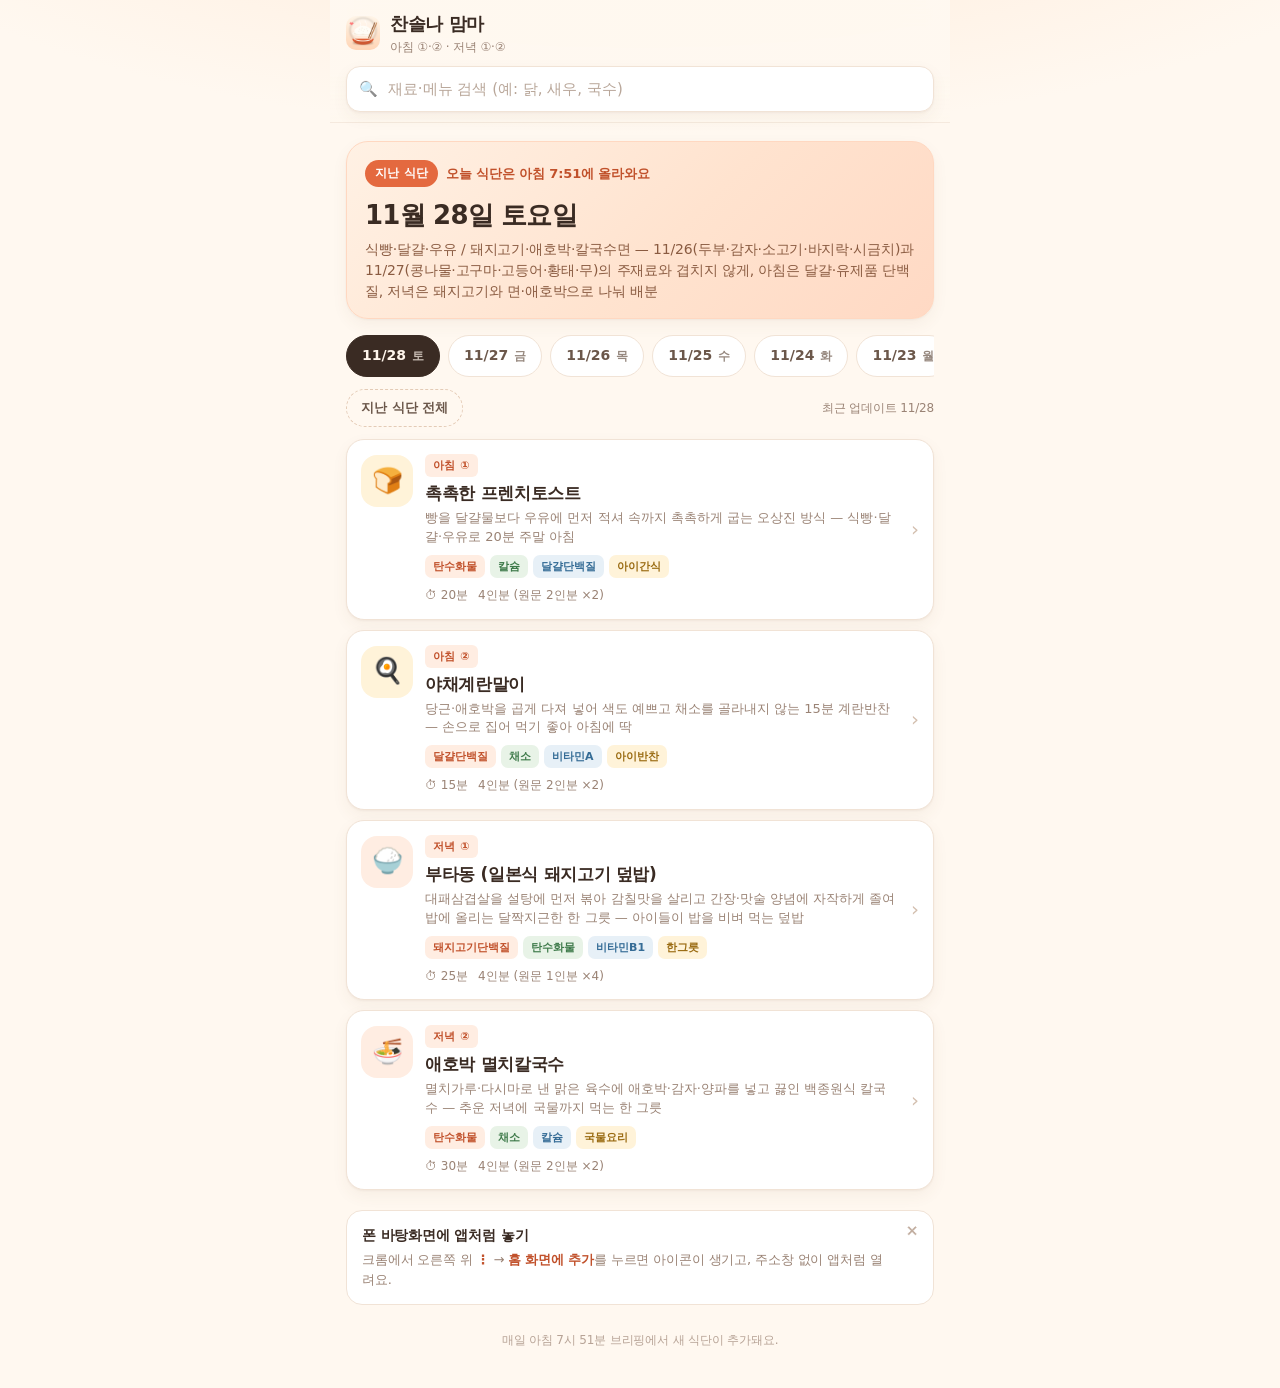
<file: index.html>
<!DOCTYPE html>
<html lang="ko">
<head>
<meta charset="utf-8">
<meta name="viewport" content="width=device-width, initial-scale=1, viewport-fit=cover">
<title>찬솔나 맘마</title>
<meta name="description" content="찬솔나 맘마 — 아이들과 함께 먹는 아침·저녁 식단과 레시피를 매일 쌓아 두는 식단표">
<meta name="theme-color" content="#E4693F">
<meta name="mobile-web-app-capable" content="yes">
<meta name="apple-mobile-web-app-capable" content="yes">
<meta name="apple-mobile-web-app-status-bar-style" content="default">
<meta name="apple-mobile-web-app-title" content="찬솔나 맘마">
<link rel="manifest" href="manifest.webmanifest">
<link rel="icon" href="icons/favicon-64.png" sizes="64x64" type="image/png">
<link rel="apple-touch-icon" href="icons/icon-192.png">
<link rel="stylesheet" href="styles.css">
</head>
<body>
<div class="app">

  <header class="topbar">
    <div class="topbar__row">
      <div class="brand">
        <img class="brand__icon" src="icons/icon-192.png" alt="" width="34" height="34">
        <div class="brand__text">
          <h1>찬솔나 맘마</h1>
          <p>아침 ①·② · 저녁 ①·②</p>
        </div>
      </div>
      <button class="iconbutton" id="installBtn" type="button" hidden>설치</button>
    </div>

    <div class="search">
      <span class="search__icon" aria-hidden="true">🔍</span>
      <input id="searchInput" type="search" inputmode="search" autocomplete="off"
             placeholder="재료·메뉴 검색 (예: 닭, 새우, 국수)" aria-label="재료나 메뉴 검색">
      <button class="search__clear" id="searchClear" type="button" aria-label="검색어 지우기" hidden>✕</button>
    </div>
  </header>

  <main id="main">

    <section class="hero" id="hero" aria-live="polite">
      <div class="hero__top">
        <span class="hero__badge" id="heroBadge">오늘</span>
        <span class="hero__meta" id="heroMeta"></span>
      </div>
      <h2 class="hero__date" id="heroDate">불러오는 중…</h2>
      <p class="hero__note" id="heroNote"></p>
    </section>

    <nav class="dates" id="dateBar" aria-label="날짜 선택"></nav>

    <div class="viewbar">
      <button class="chipbtn" id="allBtn" type="button" aria-pressed="false">지난 식단 전체</button>
      <span class="updated" id="updatedAt"></span>
    </div>

    <section id="content" class="content" aria-live="polite">
      <div class="skeleton" aria-hidden="true">
        <div class="sk sk--card"></div><div class="sk sk--card"></div><div class="sk sk--card"></div>
      </div>
    </section>

    <aside class="installhint" id="installHint" hidden>
      <button class="installhint__close" type="button" id="installHintClose" aria-label="안내 닫기">✕</button>
      <p class="installhint__title">폰 바탕화면에 앱처럼 놓기</p>
      <p class="installhint__body">크롬에서 오른쪽 위 <b>⋮</b> → <b>홈 화면에 추가</b>를 누르면 아이콘이 생기고, 주소창 없이 앱처럼 열려요.</p>
    </aside>

    <p class="footnote">매일 아침 7시 51분 브리핑에서 새 식단이 추가돼요.</p>
  </main>
</div>

<!-- 상세 보기 (바텀시트) -->
<div class="sheet" id="sheet" hidden>
  <div class="sheet__backdrop" data-close="1"></div>
  <div class="sheet__panel" role="dialog" aria-modal="true" aria-labelledby="sheetTitle">
    <div class="sheet__grab" aria-hidden="true"></div>
    <div class="sheet__head">
      <div>
        <p class="sheet__crumb" id="sheetCrumb"></p>
        <h3 class="sheet__title" id="sheetTitle"></h3>
      </div>
      <button class="sheet__close" type="button" data-close="1" aria-label="닫기">✕</button>
    </div>
    <div class="sheet__body" id="sheetBody"></div>
  </div>
</div>

<script src="app.js"></script>
</body>
</html>
</file>
<file: styles.css>
/* 찬솔나 맘마 — 따뜻한 모바일 퍼스트 스타일 */
:root {
  --cream: #FFF8F0;
  --cream-deep: #FCEEDF;
  --paper: #FFFFFF;
  --ink: #3A2B23;
  --ink-soft: #6B574A;
  --sub: #9A8375;
  --line: #F1E3D6;
  --brand: #E4693F;
  --brand-dark: #C1512B;
  --brand-soft: #FFEDE2;
  --gold: #F0AE3C;
  --gold-soft: #FFF3D9;
  --green: #5F9A6A;
  --green-soft: #E8F3E7;
  --blue: #4C88B8;
  --blue-soft: #E7F0F7;
  --purple: #8A72B8;
  --purple-soft: #F0EAF8;
  --radius: 18px;
  --shadow-sm: 0 1px 2px rgba(90, 55, 35, .05), 0 6px 16px rgba(120, 78, 52, .06);
  --shadow-lg: 0 18px 44px rgba(80, 50, 32, .16);
}

* { box-sizing: border-box; -webkit-tap-highlight-color: transparent; }

html { -webkit-text-size-adjust: 100%; }

body {
  margin: 0;
  background:
    radial-gradient(1200px 420px at 50% -160px, #FFE9D6 0%, rgba(255, 233, 214, 0) 70%),
    var(--cream);
  color: var(--ink);
  font-family: "Pretendard", "Apple SD Gothic Neo", "Malgun Gothic", "Noto Sans KR",
    system-ui, -apple-system, "Segoe UI", Roboto, sans-serif;
  font-size: 16px;
  line-height: 1.55;
  letter-spacing: -0.01em;
  min-height: 100dvh;
}

.app {
  max-width: 620px;
  margin: 0 auto;
  padding: 0 16px calc(32px + env(safe-area-inset-bottom));
}

/* ---------- 상단 ---------- */
.topbar {
  position: sticky;
  top: 0;
  z-index: 20;
  margin: 0 -16px;
  padding: calc(10px + env(safe-area-inset-top)) 16px 10px;
  background: linear-gradient(180deg, rgba(255, 248, 240, .97) 60%, rgba(255, 248, 240, .82) 100%);
  backdrop-filter: saturate(140%) blur(10px);
  -webkit-backdrop-filter: saturate(140%) blur(10px);
  border-bottom: 1px solid rgba(241, 227, 214, .7);
}

.topbar__row { display: flex; align-items: center; justify-content: space-between; gap: 10px; }

.brand { display: flex; align-items: center; gap: 10px; min-width: 0; }
.brand__icon { width: 34px; height: 34px; border-radius: 10px; flex: none; }
.brand__text { min-width: 0; }
.brand h1 { margin: 0; font-size: 18px; font-weight: 800; letter-spacing: -0.02em; }
.brand p { margin: 0; font-size: 12px; color: var(--sub); }

.iconbutton {
  flex: none;
  border: 1px solid var(--brand);
  background: var(--brand);
  color: #fff;
  font: inherit;
  font-size: 13px;
  font-weight: 700;
  padding: 8px 14px;
  border-radius: 999px;
  cursor: pointer;
}

/* 검색 */
.search {
  display: flex;
  align-items: center;
  gap: 8px;
  margin-top: 10px;
  background: var(--paper);
  border: 1px solid var(--line);
  border-radius: 14px;
  padding: 0 12px;
  height: 46px;
  box-shadow: var(--shadow-sm);
}
.search:focus-within { border-color: #F0C4AC; box-shadow: 0 0 0 3px rgba(228, 105, 63, .12); }
.search__icon { font-size: 15px; opacity: .7; }
.search input {
  flex: 1;
  min-width: 0;
  border: 0;
  outline: 0;
  background: transparent;
  font: inherit;
  font-size: 15px;
  color: var(--ink);
}
.search input::placeholder { color: #B9A79A; }
.search input::-webkit-search-cancel-button { display: none; }
.search__clear {
  border: 0;
  background: var(--cream-deep);
  color: var(--ink-soft);
  width: 26px; height: 26px;
  border-radius: 50%;
  font-size: 12px;
  cursor: pointer;
  line-height: 1;
}

/* ---------- 오늘 배너 ---------- */
.hero {
  margin: 18px 0 14px;
  padding: 18px 18px 16px;
  background: linear-gradient(135deg, #FFF1E4 0%, #FFE3CF 55%, #FFD9C4 100%);
  border: 1px solid #FFD8C1;
  border-radius: 22px;
  box-shadow: var(--shadow-sm);
}
.hero__top { display: flex; align-items: center; gap: 8px; flex-wrap: wrap; }
.hero__badge {
  font-size: 12px; font-weight: 800; letter-spacing: .02em;
  color: #fff; background: var(--brand);
  padding: 4px 10px; border-radius: 999px;
}
.hero__meta { font-size: 13px; color: var(--brand-dark); font-weight: 600; }
.hero__date { margin: 8px 0 2px; font-size: 26px; font-weight: 800; letter-spacing: -0.03em; }
.hero__note { margin: 4px 0 0; font-size: 14px; color: #8A5B41; line-height: 1.5; }

/* ---------- 날짜 선택 ---------- */
.dates {
  display: flex;
  gap: 8px;
  overflow-x: auto;
  padding: 2px 0 10px;
  scrollbar-width: none;
}
.dates::-webkit-scrollbar { display: none; }
.datepill {
  flex: none;
  border: 1px solid var(--line);
  background: var(--paper);
  color: var(--ink-soft);
  border-radius: 999px;
  padding: 9px 15px;
  font: inherit;
  font-size: 14px;
  font-weight: 600;
  cursor: pointer;
  display: inline-flex;
  align-items: center;
  gap: 6px;
  min-height: 40px;
}
.datepill[aria-current="true"] {
  background: var(--ink);
  border-color: var(--ink);
  color: #FFF6EC;
}
.datepill__dow { font-size: 12px; opacity: .7; font-weight: 700; }

.viewbar { display: flex; align-items: center; justify-content: space-between; gap: 10px; margin: 2px 0 12px; }
.chipbtn {
  border: 1px dashed #E4CBB6;
  background: transparent;
  color: var(--ink-soft);
  border-radius: 999px;
  padding: 8px 14px;
  font: inherit;
  font-size: 13px;
  font-weight: 600;
  cursor: pointer;
}
.chipbtn[aria-pressed="true"] { background: var(--brand-soft); border-style: solid; border-color: #F5BFA6; color: var(--brand-dark); }
.chipbtn:disabled { opacity: .4; cursor: default; }
.updated { font-size: 12px; color: var(--sub); }

/* ---------- 달력 (지난 식단 전체) ---------- */
.calendar {
  background: var(--paper);
  border: 1px solid var(--line);
  border-radius: 20px;
  padding: 12px 10px 12px;
  box-shadow: var(--shadow-sm);
}

.cal__head {
  display: flex; align-items: center; justify-content: space-between; gap: 8px;
  padding: 2px 4px 8px;
}
.cal__title { margin: 0; font-size: 17px; font-weight: 800; letter-spacing: -0.02em; }
.cal__nav {
  flex: none;
  width: 36px; height: 36px;
  display: grid; place-items: center;
  padding: 0;
  border: 1px solid var(--line);
  border-radius: 50%;
  background: var(--cream);
  color: var(--ink-soft);
  font: inherit;
  font-size: 19px;
  line-height: 1;
  cursor: pointer;
}
.cal__nav:active { background: var(--cream-deep); }

.cal__dow {
  display: grid;
  grid-template-columns: repeat(7, 1fr);
  gap: 4px;
  padding: 2px 0 8px;
  margin-bottom: 8px;
  border-bottom: 1px dashed var(--line);
}
.cal__dow span { text-align: center; font-size: 11px; font-weight: 800; color: var(--sub); }
.cal__dow .is-sun { color: #D98A6E; }
.cal__dow .is-sat { color: #7BA3C7; }

.cal__grid { display: grid; grid-template-columns: repeat(7, 1fr); gap: 4px; }

.cal__cell {
  position: relative;
  display: flex; flex-direction: column; align-items: center; justify-content: flex-start;
  gap: 4px;
  min-width: 0;
  min-height: 52px;
  padding: 5px 0 6px;
  border: 1.5px solid transparent;
  border-radius: 13px;
  background: transparent;
  color: var(--ink);
  font: inherit;
  cursor: default;
  -webkit-appearance: none;
  appearance: none;
}
.cal__cell--blank { pointer-events: none; }
.cal__cell--has { background: #FFF4E9; cursor: pointer; }
.cal__cell--has:active { background: var(--brand-soft); }
.cal__cell--off .cal__num { color: #D3C0B1; font-weight: 600; }
.cal__cell.is-sun.cal__cell--has:not(.is-today) .cal__num { color: #C9603F; }
.cal__cell.is-sat.cal__cell--has:not(.is-today) .cal__num { color: #4C88B8; }
.cal__cell.is-selected {
  background: var(--brand-soft);
  border-color: #F2B79B;
  box-shadow: 0 2px 8px rgba(228, 105, 63, .13);
}

.cal__num {
  width: 26px; height: 26px;
  display: grid; place-items: center;
  border-radius: 50%;
  font-size: 13.5px;
  font-weight: 700;
  line-height: 1;
}
.cal__cell.is-today .cal__num {
  background: var(--brand);
  color: #fff;
  font-weight: 800;
  box-shadow: 0 2px 6px rgba(228, 105, 63, .34);
}

.cal__dots { display: flex; align-items: center; justify-content: center; gap: 2px; height: 4px; }
.dot { display: inline-block; width: 4px; height: 4px; border-radius: 50%; }
.dot--am { background: var(--gold); }
.dot--pm { background: var(--brand); }
.cal__cell.is-today .dot--pm { background: var(--brand-dark); }

.cal__legend {
  display: flex; flex-wrap: wrap; align-items: center; justify-content: center;
  gap: 4px 12px;
  margin: 10px 0 0;
  font-size: 11.5px;
  color: var(--sub);
}
.cal__legend span { display: inline-flex; align-items: center; gap: 5px; }

.calday { margin-top: 16px; scroll-margin-top: 96px; }
.calday .daygroup__head { margin-top: 0; }

/* ---------- 식단 카드 ---------- */
.content { display: grid; gap: 12px; }

.daygroup { display: grid; gap: 10px; }
.daygroup__head {
  display: flex; align-items: baseline; flex-wrap: wrap; gap: 2px 8px; margin: 8px 2px 0;
}
.daygroup__date { font-size: 16px; font-weight: 800; white-space: nowrap; }
.daygroup__note { flex: 1 1 12ch; min-width: 0; font-size: 13px; color: var(--sub); }

.meal {
  display: flex;
  align-items: flex-start;
  gap: 12px;
  width: 100%;
  text-align: left;
  background: var(--paper);
  border: 1px solid var(--line);
  border-radius: var(--radius);
  padding: 14px;
  box-shadow: var(--shadow-sm);
  font: inherit;
  color: inherit;
  cursor: pointer;
  min-height: 84px;
  transition: transform .12s ease, box-shadow .12s ease;
}
.meal:active { transform: scale(.988); box-shadow: 0 1px 2px rgba(90, 55, 35, .06); }
.meal__emoji {
  flex: none;
  width: 52px; height: 52px;
  border-radius: 16px;
  display: grid; place-items: center;
  font-size: 25px;
  background: var(--cream-deep);
  margin-top: 1px;
}
.meal--breakfast .meal__emoji { background: var(--gold-soft); }
.meal--dinner .meal__emoji { background: var(--brand-soft); }
.meal__body { flex: 1; min-width: 0; display: flex; flex-direction: column; align-items: flex-start; }
.meal__slot {
  display: inline-block;
  font-size: 11px; font-weight: 800; letter-spacing: .04em;
  color: var(--brand-dark); background: var(--brand-soft);
  padding: 3px 8px; border-radius: 6px;
}
.meal__name {
  margin: 5px 0 0;
  font-size: 17px; font-weight: 700; letter-spacing: -0.02em;
  line-height: 1.35;
  overflow-wrap: anywhere;
}
.meal__sub { margin: 4px 0 0; font-size: 13px; color: var(--sub); line-height: 1.45; }
.meal__hit { margin-top: 5px; font-size: 12px; color: var(--brand-dark); background: #FFF3EA; border-radius: 6px; padding: 2px 7px; }
.meal__tags { display: flex; flex-wrap: wrap; gap: 5px; margin-top: 8px; }
.meal__foot { display: flex; align-items: center; gap: 10px; margin-top: 8px; font-size: 12px; color: var(--sub); }
.meal__time::before { content: "⏱ "; }
.meal__chev { flex: none; color: #D3BFAF; font-size: 20px; align-self: center; }

.tag {
  font-size: 11px;
  font-weight: 700;
  padding: 3px 8px;
  border-radius: 7px;
  background: var(--cream-deep);
  color: var(--ink-soft);
  white-space: nowrap;
}
.tag--a { background: var(--brand-soft); color: var(--brand-dark); }
.tag--b { background: var(--green-soft); color: #3E7A4A; }
.tag--c { background: var(--blue-soft); color: #356C96; }
.tag--d { background: var(--gold-soft); color: #9A6B12; }
.tag--e { background: var(--purple-soft); color: #6A549A; }

.hit { color: var(--brand-dark); font-weight: 800; background: #FFE7D8; border-radius: 4px; padding: 0 1px; }

.section-title { margin: 18px 2px 2px; font-size: 15px; font-weight: 800; }
.count { font-size: 13px; color: var(--sub); font-weight: 600; }

/* 빈 상태 / 오류 */
.empty {
  text-align: center;
  padding: 44px 18px;
  color: var(--sub);
  background: var(--paper);
  border: 1px dashed var(--line);
  border-radius: var(--radius);
}
.empty strong { display: block; color: var(--ink-soft); font-size: 16px; margin-bottom: 6px; }

/* 스켈레톤 */
.skeleton { display: grid; gap: 12px; }
.sk { height: 88px; border-radius: var(--radius); background: linear-gradient(100deg, #FBEEE2 30%, #FFF6ED 50%, #FBEEE2 70%); background-size: 220% 100%; animation: shimmer 1.3s infinite linear; }
@keyframes shimmer { from { background-position: 130% 0; } to { background-position: -30% 0; } }

/* 홈 화면 추가 안내 */
.installhint {
  position: relative;
  margin-top: 20px;
  padding: 14px 40px 14px 15px;
  background: var(--paper);
  border: 1px solid var(--line);
  border-radius: 16px;
}
.installhint__title { margin: 0 0 3px; font-size: 14px; font-weight: 800; }
.installhint__body { margin: 0; font-size: 13px; color: var(--sub); line-height: 1.55; }
.installhint__body b { color: var(--brand-dark); }
.installhint__close {
  position: absolute; top: 8px; right: 8px;
  border: 0; background: transparent; color: #C0AC9E;
  font-size: 13px; padding: 6px; cursor: pointer; line-height: 1;
}

.footnote { text-align: center; font-size: 12px; color: #B7A396; margin: 26px 0 6px; }

/* ---------- 상세 시트 ---------- */
.sheet { position: fixed; inset: 0; z-index: 50; display: flex; align-items: flex-end; justify-content: center; }
.sheet[hidden] { display: none; }
.sheet__backdrop { position: absolute; inset: 0; background: rgba(48, 32, 22, .42); backdrop-filter: blur(2px); animation: fade .18s ease; }
.sheet__panel {
  position: relative;
  width: 100%;
  max-width: 620px;
  max-height: 92dvh;
  background: var(--cream);
  border-radius: 26px 26px 0 0;
  box-shadow: var(--shadow-lg);
  display: flex;
  flex-direction: column;
  animation: rise .24s cubic-bezier(.22, .8, .3, 1);
}
@keyframes fade { from { opacity: 0; } to { opacity: 1; } }
@keyframes rise { from { transform: translateY(26px); opacity: .6; } to { transform: translateY(0); opacity: 1; } }
.sheet__grab { width: 42px; height: 4px; border-radius: 999px; background: #E2CBB8; margin: 8px auto 0; }
.sheet__head {
  display: flex; align-items: flex-start; justify-content: space-between; gap: 12px;
  padding: 10px 20px 12px;
  border-bottom: 1px solid var(--line);
}
.sheet__crumb { margin: 0; font-size: 12px; font-weight: 700; color: var(--brand-dark); }
.sheet__title { margin: 2px 0 0; font-size: 20px; font-weight: 800; letter-spacing: -0.03em; line-height: 1.3; }
.sheet__close {
  flex: none;
  width: 38px; height: 38px;
  border-radius: 50%;
  border: 1px solid var(--line);
  background: var(--paper);
  color: var(--ink-soft);
  font-size: 15px;
  cursor: pointer;
}
.sheet__body {
  overflow-y: auto;
  -webkit-overflow-scrolling: touch;
  padding: 16px 20px calc(28px + env(safe-area-inset-bottom));
}

.detail__meta { display: flex; flex-wrap: wrap; gap: 6px; margin-bottom: 6px; }
.detail__summary { margin: 6px 0 12px; font-size: 15px; color: var(--ink-soft); }
.detail__nutrients {
  font-size: 13px; color: var(--ink-soft);
  background: var(--paper); border: 1px solid var(--line);
  border-radius: 12px; padding: 10px 12px; margin-bottom: 14px;
}
.detail__nutrients b { color: var(--brand-dark); }

.detail h4 {
  display: flex; align-items: center; gap: 6px;
  margin: 20px 0 8px; font-size: 15px; font-weight: 800; letter-spacing: -0.01em;
}
.detail h4:first-child { margin-top: 0; }

.ing { background: var(--paper); border: 1px solid var(--line); border-radius: 14px; overflow: hidden; }
.ing__group {
  font-size: 12px; font-weight: 800; color: var(--brand-dark);
  background: var(--brand-soft);
  padding: 7px 14px;
}
.ing__row {
  display: flex; align-items: center; gap: 10px;
  padding: 11px 14px;
  border-top: 1px solid #F6EBE1;
  cursor: pointer;
  min-height: 46px;
}
.ing__row:first-child { border-top: 0; }
.ing__check {
  appearance: none;
  -webkit-appearance: none;
  flex: none;
  width: 22px; height: 22px;
  border-radius: 7px;
  border: 2px solid #E3CDBB;
  background: #FFFDFA;
  cursor: pointer;
  position: relative;
  transition: background .12s ease, border-color .12s ease;
}
.ing__check:checked { background: var(--brand); border-color: var(--brand); }
.ing__check:checked::after {
  content: "";
  position: absolute; left: 5px; top: 1px;
  width: 6px; height: 11px;
  border: solid #fff; border-width: 0 2.5px 2.5px 0;
  transform: rotate(45deg);
}
.ing__name { flex: 1; font-size: 15px; }
.ing__amount { font-size: 14px; color: var(--sub); text-align: right; }
.ing__row.is-done .ing__name,
.ing__row.is-done .ing__amount { text-decoration: line-through; color: #BCA797; }
.ing__bar {
  display: flex; align-items: center; justify-content: space-between;
  font-size: 12px; color: var(--sub); margin: 8px 2px 0;
}
.ing__bar button {
  border: 0; background: transparent; color: var(--brand-dark);
  font: inherit; font-size: 12px; font-weight: 700; cursor: pointer; padding: 6px;
}

.steps { counter-reset: step; margin: 0; padding: 0; list-style: none; display: grid; gap: 9px; }
.steps li {
  counter-increment: step;
  position: relative;
  background: var(--paper);
  border: 1px solid var(--line);
  border-radius: 14px;
  padding: 12px 14px 12px 46px;
  font-size: 15px;
  line-height: 1.55;
}
.steps li::before {
  content: counter(step);
  position: absolute; left: 12px; top: 11px;
  width: 24px; height: 24px;
  display: grid; place-items: center;
  border-radius: 50%;
  background: var(--brand-soft);
  color: var(--brand-dark);
  font-size: 12px; font-weight: 800;
}

.tip {
  position: relative;
  background: var(--gold-soft);
  border: 1px solid #F6E0AE;
  border-radius: 14px;
  padding: 13px 15px 13px 44px;
  font-size: 14.5px;
  line-height: 1.6;
  color: #6E5220;
}
.tip::before { content: "💡"; position: absolute; left: 14px; top: 12px; font-size: 17px; }

.srcs { display: grid; gap: 8px; }
.src {
  display: flex; align-items: center; gap: 10px;
  background: var(--paper);
  border: 1px solid var(--line);
  border-radius: 12px;
  padding: 11px 13px;
  text-decoration: none;
  color: inherit;
}
.src:active { background: #FFFBF6; }
.src__badge {
  flex: none; font-size: 11px; font-weight: 800;
  background: var(--blue-soft); color: #356C96;
  border-radius: 6px; padding: 3px 7px;
}
.src__badge--ref { background: var(--green-soft); color: #3E7A4A; }
.src__badge--alt { background: var(--purple-soft); color: #6A549A; }
.src__text { flex: 1; min-width: 0; }
.src__title { font-size: 14px; font-weight: 700; overflow: hidden; text-overflow: ellipsis; white-space: nowrap; }
.src__sub { font-size: 12px; color: var(--sub); }
.src__go { color: #B9A79A; font-size: 16px; }

.detail__note { margin: 8px 2px 0; font-size: 12.5px; color: var(--sub); }

@media (max-width: 360px) {
  .calendar { padding: 10px 8px; }
  .cal__grid { gap: 3px; }
  .cal__num { width: 24px; height: 24px; font-size: 13px; }
  .cal__cell { min-height: 48px; }
  .cal__cell--has { background: #FFF4E9; }
}

@media (min-width: 560px) {
  .sheet { align-items: center; }
  .sheet__panel { border-radius: 26px; max-height: 88dvh; }
  .sheet__grab { display: none; }
  .sheet__head { padding-top: 18px; }
}

@media (prefers-reduced-motion: reduce) {
  * { animation-duration: .001ms !important; transition-duration: .001ms !important; }
}
</file>
